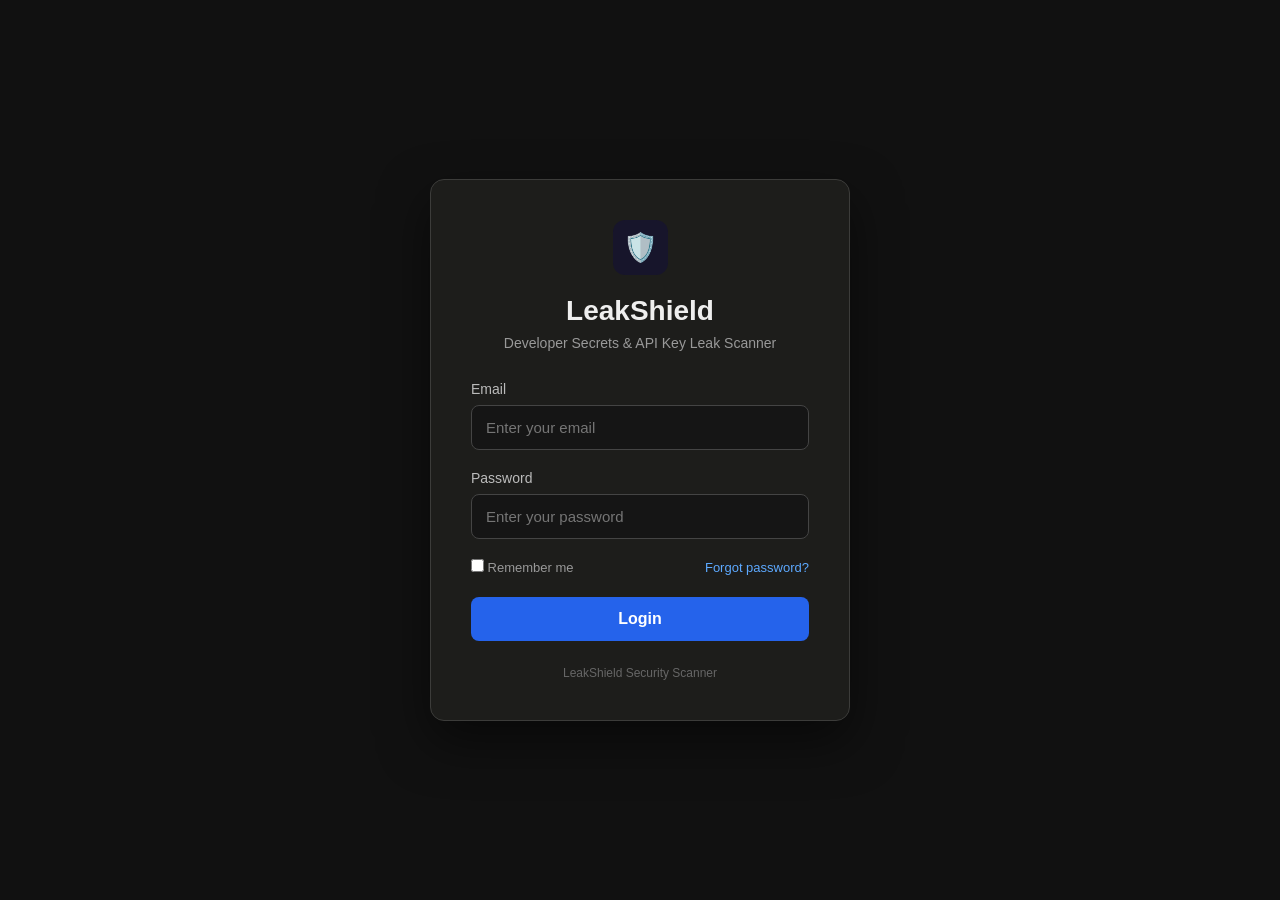
<file: index.html>
<!DOCTYPE html>
<html lang="en">
<head>
    <meta charset="UTF-8">
    <meta name="viewport" content="width=device-width, initial-scale=1.0">

    <title>LeakShield - Login</title>

    <link rel="stylesheet" href="style.css">
</head>

<body class="login-page">

    <div class="login-container">

        <div class="login-logo">
            🛡️
        </div>

        <h1>LeakShield</h1>

        <p class="login-subtitle">
            Developer Secrets & API Key Leak Scanner
        </p>

        <form id="loginForm">

            <div class="form-group">
                <label>Email</label>
                <input
                    type="email"
                    id="loginEmail"
                    placeholder="Enter your email"
                    required
                >
            </div>

            <div class="form-group">
                <label>Password</label>
                <input
                    type="password"
                    id="loginPassword"
                    placeholder="Enter your password"
                    required
                >
            </div>

            <div class="remember-row">
                <label>
                    <input type="checkbox">
                    Remember me
                </label>

                <a href="#">Forgot password?</a>
            </div>

            <button type="submit" class="login-button">
                Login
            </button>

        </form>

        <p class="login-footer">
            LeakShield Security Scanner
        </p>

    </div>

    <script src="script.js"></script>

</body>
</html>
</file>
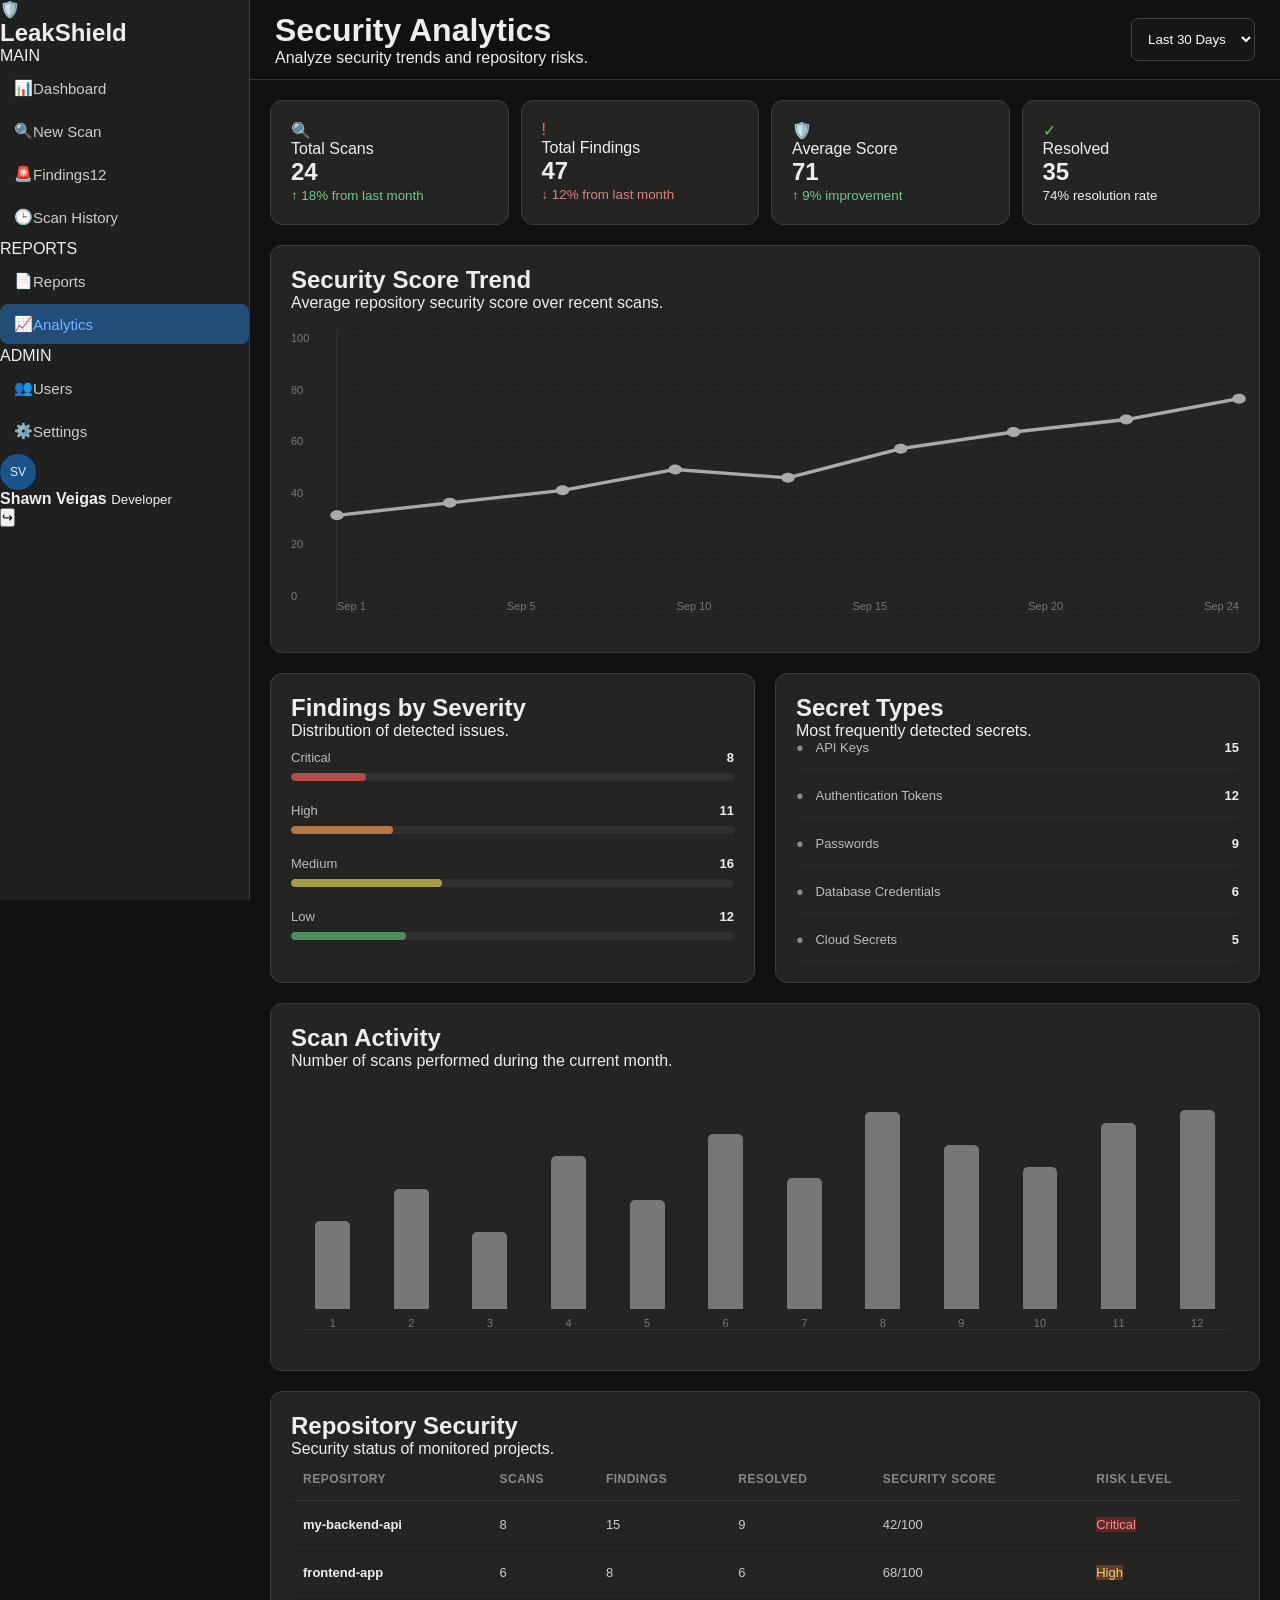
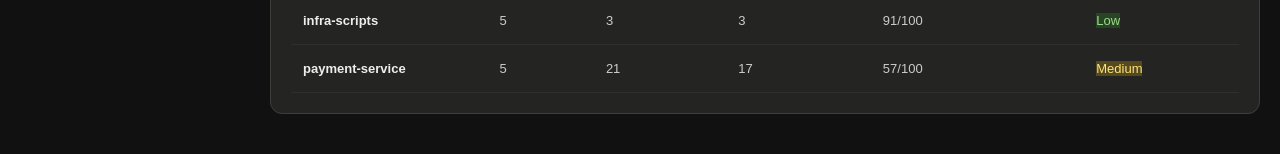
<file: analytics.html>
<!DOCTYPE html>
<html lang="en">

<head>

    <meta charset="UTF-8">

    <meta name="viewport"
          content="width=device-width, initial-scale=1.0">

    <title>Analytics - LeakShield</title>

    <link rel="stylesheet"
          href="style.css">

</head>


<body>


    <!-- =========================
         SIDEBAR
    ========================== -->

    <aside class="sidebar">

        <div class="logo">

            <span>🛡️</span>

            <h2>LeakShield</h2>

        </div>


        <nav>

            <p class="nav-title">
                MAIN
            </p>


            <a href="dashboard.html"
               data-page="dashboard">

                📊
                <span>Dashboard</span>

            </a>


            <a href="new-scan.html"
               data-page="new-scan">

                🔍
                <span>New Scan</span>

            </a>


            <a href="findings.html"
               data-page="findings">

                🚨
                <span>Findings</span>

                <span class="nav-count">
                    12
                </span>

            </a>


            <a href="scan-history.html"
               data-page="scan-history">

                🕒
                <span>Scan History</span>

            </a>


            <p class="nav-title">
                REPORTS
            </p>


            <a href="reports.html"
               data-page="reports">

                📄
                <span>Reports</span>

            </a>


            <a href="analytics.html"
               data-page="analytics"
               class="active">

                📈
                <span>Analytics</span>

            </a>


            <p class="nav-title">
                ADMIN
            </p>


            <a href="users.html"
               data-page="users">

                👥
                <span>Users</span>

            </a>


            <a href="settings.html"
               data-page="settings">

                ⚙️
                <span>Settings</span>

            </a>

        </nav>


        <!-- USER -->

        <div class="sidebar-user">

            <div class="user-avatar">
                SV
            </div>


            <div>

                <strong>
                    Shawn Veigas
                </strong>

                <small>
                    Developer
                </small>

            </div>


            <button
                onclick="logout()"
                class="logout-btn">

                ↪

            </button>

        </div>

    </aside>



    <!-- =========================
         MAIN CONTENT
    ========================== -->

    <main class="main-content">


        <!-- TOPBAR -->

        <header class="topbar">


            <div>

                <h1>
                    Security Analytics
                </h1>

                <p>
                    Analyze security trends and repository risks.
                </p>

            </div>


            <div class="topbar-actions">


                <select
                    class="form-select analytics-period"
                    id="analyticsPeriod">

                    <option value="7">
                        Last 7 Days
                    </option>

                    <option value="30" selected>
                        Last 30 Days
                    </option>

                    <option value="90">
                        Last 90 Days
                    </option>

                    <option value="365">
                        Last Year
                    </option>

                </select>


            </div>

        </header>



        <!-- =========================
             CONTENT
        ========================== -->

        <section class="content">


            <!-- SUMMARY CARDS -->

            <div class="stats-grid">


                <div class="stat-card">

                    <div class="stat-icon">
                        🔍
                    </div>


                    <div>

                        <p>
                            Total Scans
                        </p>

                        <h2>
                            24
                        </h2>

                        <small class="trend-up">
                            ↑ 18% from last month
                        </small>

                    </div>

                </div>



                <div class="stat-card">

                    <div class="stat-icon critical">
                        !
                    </div>


                    <div>

                        <p>
                            Total Findings
                        </p>

                        <h2>
                            47
                        </h2>

                        <small class="trend-down">
                            ↓ 12% from last month
                        </small>

                    </div>

                </div>



                <div class="stat-card">

                    <div class="stat-icon">
                        🛡️
                    </div>


                    <div>

                        <p>
                            Average Score
                        </p>

                        <h2>
                            71
                        </h2>

                        <small class="trend-up">
                            ↑ 9% improvement
                        </small>

                    </div>

                </div>



                <div class="stat-card">

                    <div class="stat-icon low">
                        ✓
                    </div>


                    <div>

                        <p>
                            Resolved
                        </p>

                        <h2>
                            35
                        </h2>

                        <small>
                            74% resolution rate
                        </small>

                    </div>

                </div>


            </div>



            <!-- =========================
                 SECURITY SCORE
            ========================== -->

            <div class="card">


                <div class="card-header">

                    <div>

                        <h2>
                            Security Score Trend
                        </h2>

                        <p>
                            Average repository security score
                            over recent scans.
                        </p>

                    </div>

                </div>


                <div class="chart-area">


                    <div class="chart-y-axis">

                        <span>100</span>

                        <span>80</span>

                        <span>60</span>

                        <span>40</span>

                        <span>20</span>

                        <span>0</span>

                    </div>


                    <div class="line-chart">


                        <div class="grid-line line-100"></div>

                        <div class="grid-line line-80"></div>

                        <div class="grid-line line-60"></div>

                        <div class="grid-line line-40"></div>

                        <div class="grid-line line-20"></div>

                        <div class="grid-line line-0"></div>


                        <svg
                            viewBox="0 0 800 300"
                            preserveAspectRatio="none"
                            class="chart-svg">


                            <polyline
                                points="
                                0,220
                                100,205
                                200,190
                                300,165
                                400,175
                                500,140
                                600,120
                                700,105
                                800,80
                                "
                                fill="none"
                                stroke="currentColor"
                                stroke-width="4"
                            />


                            <circle
                                cx="0"
                                cy="220"
                                r="6"
                            />


                            <circle
                                cx="100"
                                cy="205"
                                r="6"
                            />


                            <circle
                                cx="200"
                                cy="190"
                                r="6"
                            />


                            <circle
                                cx="300"
                                cy="165"
                                r="6"
                            />


                            <circle
                                cx="400"
                                cy="175"
                                r="6"
                            />


                            <circle
                                cx="500"
                                cy="140"
                                r="6"
                            />


                            <circle
                                cx="600"
                                cy="120"
                                r="6"
                            />


                            <circle
                                cx="700"
                                cy="105"
                                r="6"
                            />


                            <circle
                                cx="800"
                                cy="80"
                                r="6"
                            />

                        </svg>


                        <div class="chart-labels">

                            <span>
                                Sep 1
                            </span>

                            <span>
                                Sep 5
                            </span>

                            <span>
                                Sep 10
                            </span>

                            <span>
                                Sep 15
                            </span>

                            <span>
                                Sep 20
                            </span>

                            <span>
                                Sep 24
                            </span>

                        </div>


                    </div>

                </div>

            </div>



            <!-- =========================
                 TWO COLUMN ANALYTICS
            ========================== -->

            <div class="analytics-grid">


                <!-- SEVERITY -->

                <div class="card">


                    <div class="card-header">

                        <div>

                            <h2>
                                Findings by Severity
                            </h2>

                            <p>
                                Distribution of detected issues.
                            </p>

                        </div>

                    </div>


                    <div class="severity-chart">


                        <div class="severity-row">

                            <div class="severity-info">

                                <span>
                                    Critical
                                </span>

                                <strong>
                                    8
                                </strong>

                            </div>


                            <div class="progress">

                                <div
                                    class="progress-bar critical-bar"
                                    style="width: 17%;">

                                </div>

                            </div>

                        </div>



                        <div class="severity-row">

                            <div class="severity-info">

                                <span>
                                    High
                                </span>

                                <strong>
                                    11
                                </strong>

                            </div>


                            <div class="progress">

                                <div
                                    class="progress-bar high-bar"
                                    style="width: 23%;">

                                </div>

                            </div>

                        </div>



                        <div class="severity-row">

                            <div class="severity-info">

                                <span>
                                    Medium
                                </span>

                                <strong>
                                    16
                                </strong>

                            </div>


                            <div class="progress">

                                <div
                                    class="progress-bar medium-bar"
                                    style="width: 34%;">

                                </div>

                            </div>

                        </div>



                        <div class="severity-row">

                            <div class="severity-info">

                                <span>
                                    Low
                                </span>

                                <strong>
                                    12
                                </strong>

                            </div>


                            <div class="progress">

                                <div
                                    class="progress-bar low-bar"
                                    style="width: 26%;">

                                </div>

                            </div>

                        </div>


                    </div>

                </div>



                <!-- SECRET TYPES -->

                <div class="card">


                    <div class="card-header">

                        <div>

                            <h2>
                                Secret Types
                            </h2>

                            <p>
                                Most frequently detected secrets.
                            </p>

                        </div>

                    </div>


                    <div class="secret-type-list">


                        <div class="secret-type">

                            <div>

                                <span class="secret-dot">
                                    ●
                                </span>

                                API Keys

                            </div>

                            <strong>
                                15
                            </strong>

                        </div>



                        <div class="secret-type">

                            <div>

                                <span class="secret-dot">
                                    ●
                                </span>

                                Authentication Tokens

                            </div>

                            <strong>
                                12
                            </strong>

                        </div>



                        <div class="secret-type">

                            <div>

                                <span class="secret-dot">
                                    ●
                                </span>

                                Passwords

                            </div>

                            <strong>
                                9
                            </strong>

                        </div>



                        <div class="secret-type">

                            <div>

                                <span class="secret-dot">
                                    ●
                                </span>

                                Database Credentials

                            </div>

                            <strong>
                                6
                            </strong>

                        </div>



                        <div class="secret-type">

                            <div>

                                <span class="secret-dot">
                                    ●
                                </span>

                                Cloud Secrets

                            </div>

                            <strong>
                                5
                            </strong>

                        </div>


                    </div>

                </div>


            </div>



            <!-- =========================
                 SCAN ACTIVITY
            ========================== -->

            <div class="card">


                <div class="card-header">

                    <div>

                        <h2>
                            Scan Activity
                        </h2>

                        <p>
                            Number of scans performed during
                            the current month.
                        </p>

                    </div>

                </div>


                <div class="activity-chart">


                    <div class="activity-bars">


                        <div class="activity-column">

                            <div
                                class="activity-bar"
                                style="height: 40%;">

                            </div>

                            <span>
                                1
                            </span>

                        </div>



                        <div class="activity-column">

                            <div
                                class="activity-bar"
                                style="height: 55%;">

                            </div>

                            <span>
                                2
                            </span>

                        </div>



                        <div class="activity-column">

                            <div
                                class="activity-bar"
                                style="height: 35%;">

                            </div>

                            <span>
                                3
                            </span>

                        </div>



                        <div class="activity-column">

                            <div
                                class="activity-bar"
                                style="height: 70%;">

                            </div>

                            <span>
                                4
                            </span>

                        </div>



                        <div class="activity-column">

                            <div
                                class="activity-bar"
                                style="height: 50%;">

                            </div>

                            <span>
                                5
                            </span>

                        </div>



                        <div class="activity-column">

                            <div
                                class="activity-bar"
                                style="height: 80%;">

                            </div>

                            <span>
                                6
                            </span>

                        </div>



                        <div class="activity-column">

                            <div
                                class="activity-bar"
                                style="height: 60%;">

                            </div>

                            <span>
                                7
                            </span>

                        </div>



                        <div class="activity-column">

                            <div
                                class="activity-bar"
                                style="height: 90%;">

                            </div>

                            <span>
                                8
                            </span>

                        </div>



                        <div class="activity-column">

                            <div
                                class="activity-bar"
                                style="height: 75%;">

                            </div>

                            <span>
                                9
                            </span>

                        </div>



                        <div class="activity-column">

                            <div
                                class="activity-bar"
                                style="height: 65%;">

                            </div>

                            <span>
                                10
                            </span>

                        </div>



                        <div class="activity-column">

                            <div
                                class="activity-bar"
                                style="height: 85%;">

                            </div>

                            <span>
                                11
                            </span>

                        </div>



                        <div class="activity-column">

                            <div
                                class="activity-bar"
                                style="height: 100%;">

                            </div>

                            <span>
                                12
                            </span>

                        </div>


                    </div>


                </div>

            </div>



            <!-- =========================
                 REPOSITORY STATISTICS
            ========================== -->

            <div class="card">


                <div class="card-header">

                    <div>

                        <h2>
                            Repository Security
                        </h2>

                        <p>
                            Security status of monitored projects.
                        </p>

                    </div>

                </div>


                <div class="table-container">


                    <table>

                        <thead>

                            <tr>

                                <th>
                                    Repository
                                </th>

                                <th>
                                    Scans
                                </th>

                                <th>
                                    Findings
                                </th>

                                <th>
                                    Resolved
                                </th>

                                <th>
                                    Security Score
                                </th>

                                <th>
                                    Risk Level
                                </th>

                            </tr>

                        </thead>


                        <tbody>


                            <tr>

                                <td>
                                    <strong>
                                        my-backend-api
                                    </strong>
                                </td>

                                <td>
                                    8
                                </td>

                                <td>
                                    15
                                </td>

                                <td>
                                    9
                                </td>

                                <td>
                                    42/100
                                </td>

                                <td>

                                    <span class="severity-critical">
                                        Critical
                                    </span>

                                </td>

                            </tr>



                            <tr>

                                <td>
                                    <strong>
                                        frontend-app
                                    </strong>
                                </td>

                                <td>
                                    6
                                </td>

                                <td>
                                    8
                                </td>

                                <td>
                                    6
                                </td>

                                <td>
                                    68/100
                                </td>

                                <td>

                                    <span class="severity-high">
                                        High
                                    </span>

                                </td>

                            </tr>



                            <tr>

                                <td>
                                    <strong>
                                        infra-scripts
                                    </strong>
                                </td>

                                <td>
                                    5
                                </td>

                                <td>
                                    3
                                </td>

                                <td>
                                    3
                                </td>

                                <td>
                                    91/100
                                </td>

                                <td>

                                    <span class="severity-low">
                                        Low
                                    </span>

                                </td>

                            </tr>



                            <tr>

                                <td>
                                    <strong>
                                        payment-service
                                    </strong>
                                </td>

                                <td>
                                    5
                                </td>

                                <td>
                                    21
                                </td>

                                <td>
                                    17
                                </td>

                                <td>
                                    57/100
                                </td>

                                <td>

                                    <span class="severity-medium">
                                        Medium
                                    </span>

                                </td>

                            </tr>


                        </tbody>

                    </table>

                </div>

            </div>


        </section>

    </main>


    <script src="script.js"></script>


</body>

</html>
</file>
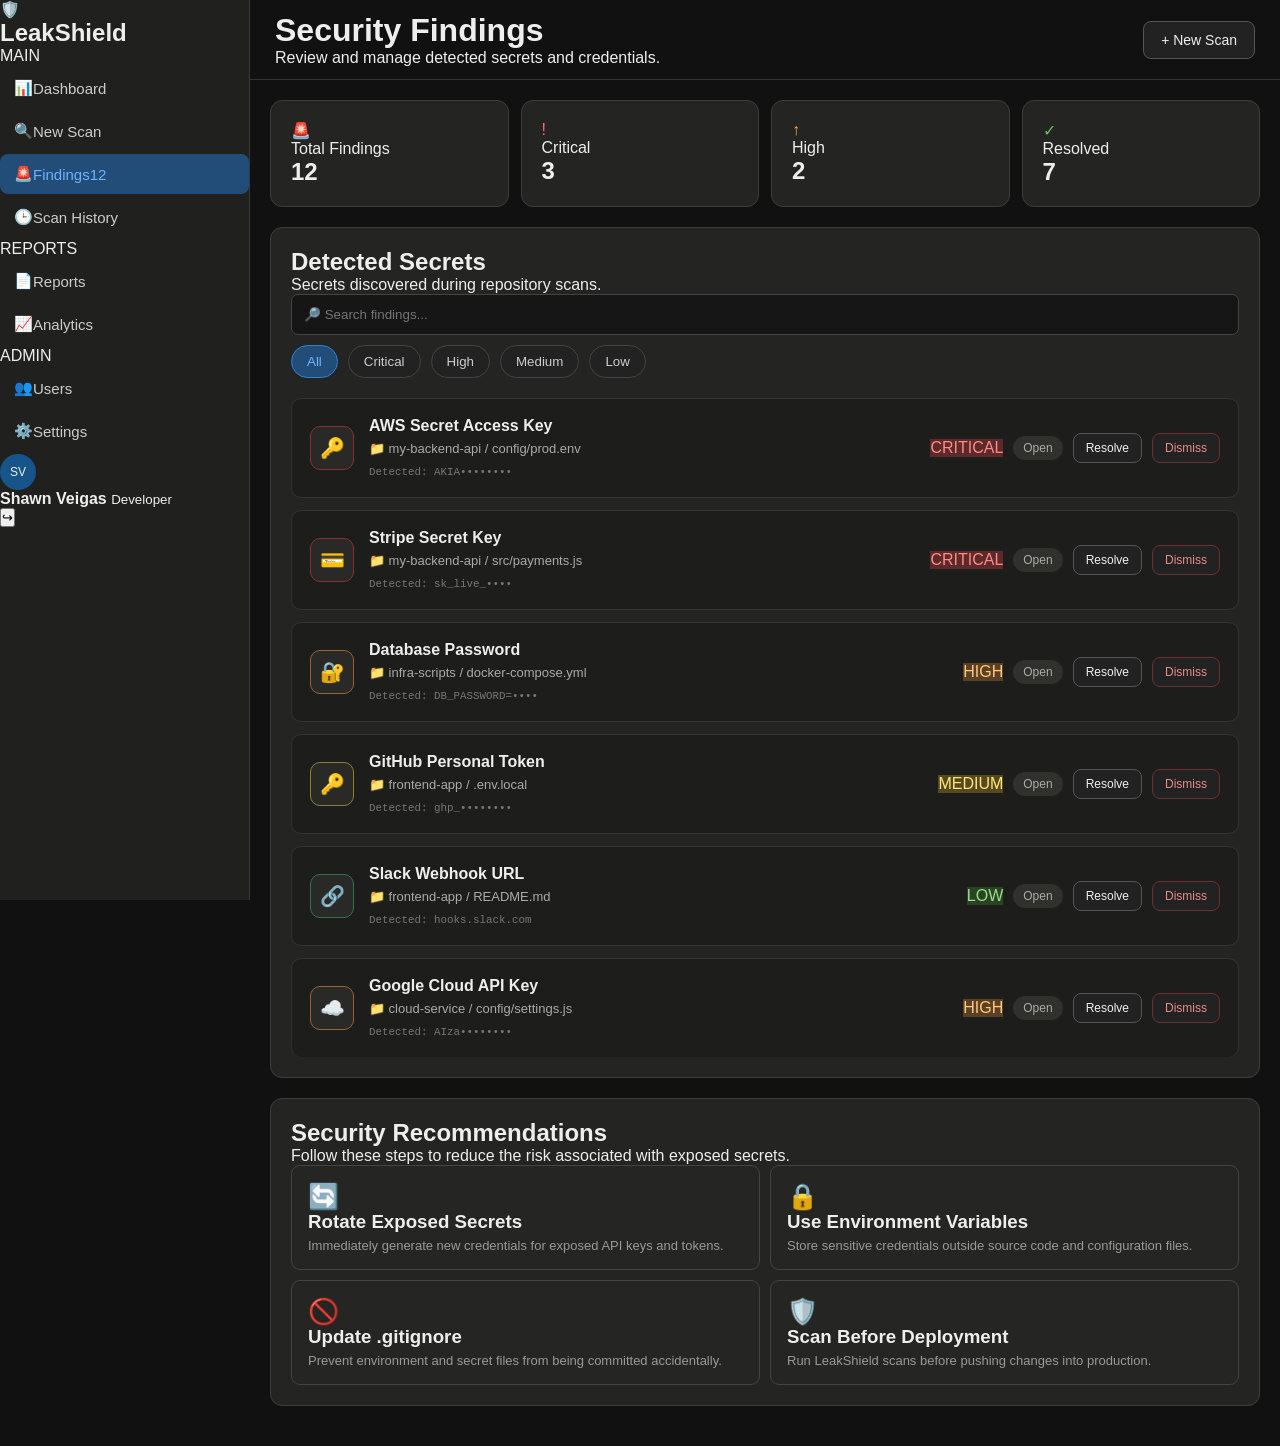
<file: findings.html>
<!DOCTYPE html>
<html lang="en">
<head>
    <meta charset="UTF-8">
    <meta name="viewport" content="width=device-width, initial-scale=1.0">
    <title>Findings - LeakShield</title>

    <link rel="stylesheet" href="style.css">
</head>

<body>

    <!-- SIDEBAR -->
    <aside class="sidebar">

        <div class="logo">
            <span>🛡️</span>
            <h2>LeakShield</h2>
        </div>

        <nav>

            <p class="nav-title">MAIN</p>

            <a href="dashboard.html" data-page="dashboard">
                📊 <span>Dashboard</span>
            </a>

            <a href="new-scan.html" data-page="new-scan">
                🔍 <span>New Scan</span>
            </a>

            <a href="findings.html" data-page="findings" class="active">
                🚨 <span>Findings</span>
                <span class="nav-count">12</span>
            </a>

            <a href="scan-history.html" data-page="scan-history">
                🕒 <span>Scan History</span>
            </a>


            <p class="nav-title">REPORTS</p>

            <a href="reports.html" data-page="reports">
                📄 <span>Reports</span>
            </a>

            <a href="analytics.html" data-page="analytics">
                📈 <span>Analytics</span>
            </a>


            <p class="nav-title">ADMIN</p>

            <a href="users.html" data-page="users">
                👥 <span>Users</span>
            </a>

            <a href="settings.html" data-page="settings">
                ⚙️ <span>Settings</span>
            </a>

        </nav>


        <div class="sidebar-user">

            <div class="user-avatar">
                SV
            </div>

            <div>
                <strong>Shawn Veigas</strong>
                <small>Developer</small>
            </div>

            <button onclick="logout()" class="logout-btn">
                ↪
            </button>

        </div>

    </aside>


    <!-- MAIN CONTENT -->
    <main class="main-content">

        <!-- TOPBAR -->
        <header class="topbar">

            <div>
                <h1>Security Findings</h1>
                <p>Review and manage detected secrets and credentials.</p>
            </div>

            <div class="topbar-actions">

                <button class="btn secondary"
                        onclick="window.location.href='new-scan.html'">
                    + New Scan
                </button>

            </div>

        </header>


        <!-- PAGE CONTENT -->
        <section class="content">


            <!-- SUMMARY -->
            <div class="stats-grid">

                <div class="stat-card">
                    <div class="stat-icon">🚨</div>

                    <div>
                        <p>Total Findings</p>
                        <h2>12</h2>
                    </div>
                </div>


                <div class="stat-card">
                    <div class="stat-icon critical">!</div>

                    <div>
                        <p>Critical</p>
                        <h2>3</h2>
                    </div>
                </div>


                <div class="stat-card">
                    <div class="stat-icon high">↑</div>

                    <div>
                        <p>High</p>
                        <h2>2</h2>
                    </div>
                </div>


                <div class="stat-card">
                    <div class="stat-icon low">✓</div>

                    <div>
                        <p>Resolved</p>
                        <h2>7</h2>
                    </div>
                </div>

            </div>


            <!-- FINDINGS CARD -->
            <div class="card">

                <div class="card-header">

                    <div>
                        <h2>Detected Secrets</h2>
                        <p>Secrets discovered during repository scans.</p>
                    </div>

                </div>


                <!-- SEARCH -->
                <div class="filters">

                    <input
                        type="text"
                        id="findingSearch"
                        class="form-input"
                        placeholder="🔎 Search findings..."
                    >

                    <button class="filter-btn active"
                            data-filter="all">
                        All
                    </button>

                    <button class="filter-btn"
                            data-filter="critical">
                        Critical
                    </button>

                    <button class="filter-btn"
                            data-filter="high">
                        High
                    </button>

                    <button class="filter-btn"
                            data-filter="medium">
                        Medium
                    </button>

                    <button class="filter-btn"
                            data-filter="low">
                        Low
                    </button>

                </div>


                <!-- FINDINGS LIST -->
                <div class="finding-list">


                    <!-- FINDING 1 -->
                    <div class="finding finding-row"
                         data-severity="critical">

                        <div class="finding-main">

                            <div class="finding-icon critical">
                                🔑
                            </div>

                            <div>

                                <h3 class="finding-name">
                                    AWS Secret Access Key
                                </h3>

                                <p class="finding-location">
                                    📁 my-backend-api /
                                    config/prod.env
                                </p>

                                <small>
                                    Detected: AKIA••••••••
                                </small>

                            </div>

                        </div>


                        <div class="finding-meta">

                            <span class="severity-critical">
                                CRITICAL
                            </span>

                            <span class="status-badge">
                                Open
                            </span>

                            <button
                                class="btn small"
                                onclick="resolveFinding(this)">
                                Resolve
                            </button>

                            <button
                                class="btn small danger"
                                onclick="dismissFinding(this)">
                                Dismiss
                            </button>

                        </div>

                    </div>


                    <!-- FINDING 2 -->
                    <div class="finding finding-row"
                         data-severity="critical">

                        <div class="finding-main">

                            <div class="finding-icon critical">
                                💳
                            </div>

                            <div>

                                <h3 class="finding-name">
                                    Stripe Secret Key
                                </h3>

                                <p class="finding-location">
                                    📁 my-backend-api /
                                    src/payments.js
                                </p>

                                <small>
                                    Detected: sk_live_••••
                                </small>

                            </div>

                        </div>


                        <div class="finding-meta">

                            <span class="severity-critical">
                                CRITICAL
                            </span>

                            <span class="status-badge">
                                Open
                            </span>

                            <button
                                class="btn small"
                                onclick="resolveFinding(this)">
                                Resolve
                            </button>

                            <button
                                class="btn small danger"
                                onclick="dismissFinding(this)">
                                Dismiss
                            </button>

                        </div>

                    </div>


                    <!-- FINDING 3 -->
                    <div class="finding finding-row"
                         data-severity="high">

                        <div class="finding-main">

                            <div class="finding-icon high">
                                🔐
                            </div>

                            <div>

                                <h3 class="finding-name">
                                    Database Password
                                </h3>

                                <p class="finding-location">
                                    📁 infra-scripts /
                                    docker-compose.yml
                                </p>

                                <small>
                                    Detected: DB_PASSWORD=••••
                                </small>

                            </div>

                        </div>


                        <div class="finding-meta">

                            <span class="severity-high">
                                HIGH
                            </span>

                            <span class="status-badge">
                                Open
                            </span>

                            <button
                                class="btn small"
                                onclick="resolveFinding(this)">
                                Resolve
                            </button>

                            <button
                                class="btn small danger"
                                onclick="dismissFinding(this)">
                                Dismiss
                            </button>

                        </div>

                    </div>


                    <!-- FINDING 4 -->
                    <div class="finding finding-row"
                         data-severity="medium">

                        <div class="finding-main">

                            <div class="finding-icon medium">
                                🔑
                            </div>

                            <div>

                                <h3 class="finding-name">
                                    GitHub Personal Token
                                </h3>

                                <p class="finding-location">
                                    📁 frontend-app /
                                    .env.local
                                </p>

                                <small>
                                    Detected: ghp_••••••••
                                </small>

                            </div>

                        </div>


                        <div class="finding-meta">

                            <span class="severity-medium">
                                MEDIUM
                            </span>

                            <span class="status-badge">
                                Open
                            </span>

                            <button
                                class="btn small"
                                onclick="resolveFinding(this)">
                                Resolve
                            </button>

                            <button
                                class="btn small danger"
                                onclick="dismissFinding(this)">
                                Dismiss
                            </button>

                        </div>

                    </div>


                    <!-- FINDING 5 -->
                    <div class="finding finding-row"
                         data-severity="low">

                        <div class="finding-main">

                            <div class="finding-icon low">
                                🔗
                            </div>

                            <div>

                                <h3 class="finding-name">
                                    Slack Webhook URL
                                </h3>

                                <p class="finding-location">
                                    📁 frontend-app /
                                    README.md
                                </p>

                                <small>
                                    Detected: hooks.slack.com
                                </small>

                            </div>

                        </div>


                        <div class="finding-meta">

                            <span class="severity-low">
                                LOW
                            </span>

                            <span class="status-badge">
                                Open
                            </span>

                            <button
                                class="btn small"
                                onclick="resolveFinding(this)">
                                Resolve
                            </button>

                            <button
                                class="btn small danger"
                                onclick="dismissFinding(this)">
                                Dismiss
                            </button>

                        </div>

                    </div>


                    <!-- FINDING 6 -->
                    <div class="finding finding-row"
                         data-severity="high">

                        <div class="finding-main">

                            <div class="finding-icon high">
                                ☁️
                            </div>

                            <div>

                                <h3 class="finding-name">
                                    Google Cloud API Key
                                </h3>

                                <p class="finding-location">
                                    📁 cloud-service /
                                    config/settings.js
                                </p>

                                <small>
                                    Detected: AIza••••••••
                                </small>

                            </div>

                        </div>


                        <div class="finding-meta">

                            <span class="severity-high">
                                HIGH
                            </span>

                            <span class="status-badge">
                                Open
                            </span>

                            <button
                                class="btn small"
                                onclick="resolveFinding(this)">
                                Resolve
                            </button>

                            <button
                                class="btn small danger"
                                onclick="dismissFinding(this)">
                                Dismiss
                            </button>

                        </div>

                    </div>


                </div>

            </div>


            <!-- REMEDIATION CARD -->
            <div class="card">

                <div class="card-header">

                    <div>
                        <h2>Security Recommendations</h2>

                        <p>
                            Follow these steps to reduce the risk
                            associated with exposed secrets.
                        </p>
                    </div>

                </div>


                <div class="options-grid">

                    <div class="option">

                        <div class="option-icon">
                            🔄
                        </div>

                        <div>
                            <h3>Rotate Exposed Secrets</h3>

                            <p>
                                Immediately generate new credentials
                                for exposed API keys and tokens.
                            </p>
                        </div>

                    </div>


                    <div class="option">

                        <div class="option-icon">
                            🔒
                        </div>

                        <div>
                            <h3>Use Environment Variables</h3>

                            <p>
                                Store sensitive credentials outside
                                source code and configuration files.
                            </p>
                        </div>

                    </div>


                    <div class="option">

                        <div class="option-icon">
                            🚫
                        </div>

                        <div>
                            <h3>Update .gitignore</h3>

                            <p>
                                Prevent environment and secret files
                                from being committed accidentally.
                            </p>
                        </div>

                    </div>


                    <div class="option">

                        <div class="option-icon">
                            🛡️
                        </div>

                        <div>
                            <h3>Scan Before Deployment</h3>

                            <p>
                                Run LeakShield scans before pushing
                                changes into production.
                            </p>
                        </div>

                    </div>

                </div>

            </div>


        </section>

    </main>


    <script src="script.js"></script>

</body>
</html>
</file>
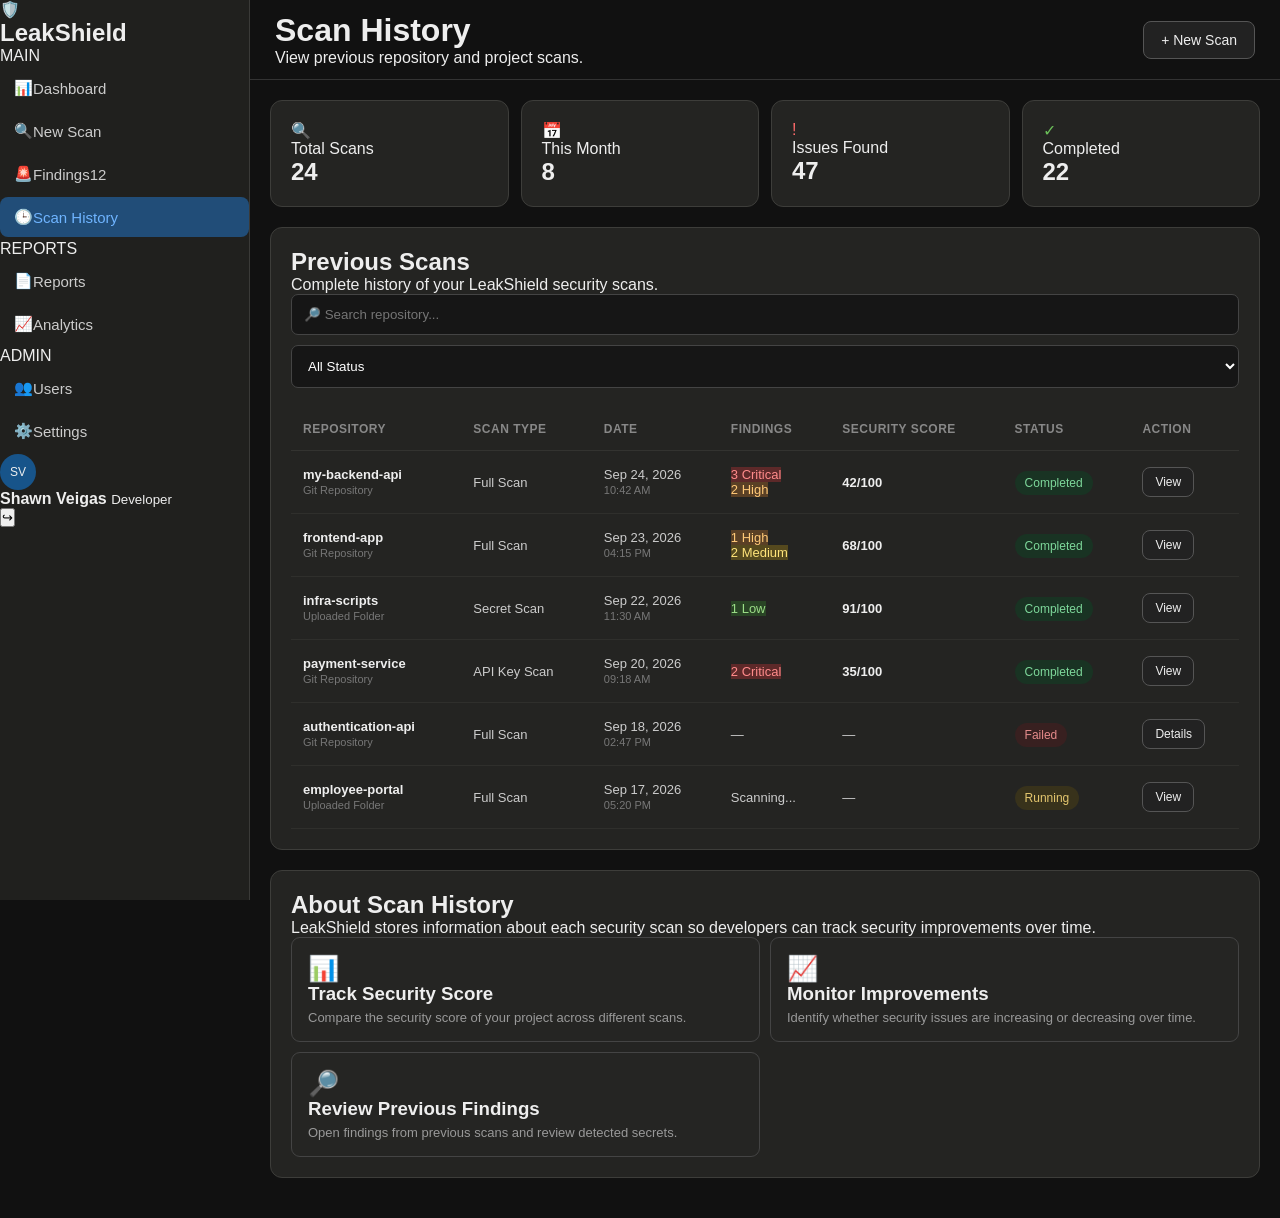
<file: scan-history.html>
<!DOCTYPE html>
<html lang="en">
<head>
    <meta charset="UTF-8">
    <meta name="viewport" content="width=device-width, initial-scale=1.0">

    <title>Scan History - LeakShield</title>

    <link rel="stylesheet" href="style.css">
</head>

<body>

    <!-- SIDEBAR -->
    <aside class="sidebar">

        <div class="logo">
            <span>🛡️</span>
            <h2>LeakShield</h2>
        </div>

        <nav>

            <p class="nav-title">MAIN</p>

            <a href="dashboard.html" data-page="dashboard">
                📊 <span>Dashboard</span>
            </a>

            <a href="new-scan.html" data-page="new-scan">
                🔍 <span>New Scan</span>
            </a>

            <a href="findings.html" data-page="findings">
                🚨 <span>Findings</span>
                <span class="nav-count">12</span>
            </a>

            <a href="scan-history.html"
               data-page="scan-history"
               class="active">
                🕒 <span>Scan History</span>
            </a>


            <p class="nav-title">REPORTS</p>

            <a href="reports.html" data-page="reports">
                📄 <span>Reports</span>
            </a>

            <a href="analytics.html" data-page="analytics">
                📈 <span>Analytics</span>
            </a>


            <p class="nav-title">ADMIN</p>

            <a href="users.html" data-page="users">
                👥 <span>Users</span>
            </a>

            <a href="settings.html" data-page="settings">
                ⚙️ <span>Settings</span>
            </a>

        </nav>


        <!-- USER -->
        <div class="sidebar-user">

            <div class="user-avatar">
                SV
            </div>

            <div>
                <strong>Shawn Veigas</strong>
                <small>Developer</small>
            </div>

            <button onclick="logout()" class="logout-btn">
                ↪
            </button>

        </div>

    </aside>


    <!-- MAIN CONTENT -->
    <main class="main-content">

        <!-- TOPBAR -->
        <header class="topbar">

            <div>
                <h1>Scan History</h1>

                <p>
                    View previous repository and project scans.
                </p>
            </div>


            <div class="topbar-actions">

                <button
                    class="btn secondary"
                    onclick="window.location.href='new-scan.html'">

                    + New Scan

                </button>

            </div>

        </header>


        <!-- CONTENT -->
        <section class="content">


            <!-- SUMMARY CARDS -->
            <div class="stats-grid">

                <div class="stat-card">

                    <div class="stat-icon">
                        🔍
                    </div>

                    <div>
                        <p>Total Scans</p>
                        <h2>24</h2>
                    </div>

                </div>


                <div class="stat-card">

                    <div class="stat-icon">
                        📅
                    </div>

                    <div>
                        <p>This Month</p>
                        <h2>8</h2>
                    </div>

                </div>


                <div class="stat-card">

                    <div class="stat-icon critical">
                        !
                    </div>

                    <div>
                        <p>Issues Found</p>
                        <h2>47</h2>
                    </div>

                </div>


                <div class="stat-card">

                    <div class="stat-icon low">
                        ✓
                    </div>

                    <div>
                        <p>Completed</p>
                        <h2>22</h2>
                    </div>

                </div>

            </div>


            <!-- HISTORY CARD -->
            <div class="card">

                <div class="card-header">

                    <div>
                        <h2>Previous Scans</h2>

                        <p>
                            Complete history of your LeakShield security scans.
                        </p>
                    </div>

                </div>


                <!-- SEARCH / FILTER -->
                <div class="filters">

                    <input
                        type="text"
                        id="scanHistorySearch"
                        class="form-input"
                        placeholder="🔎 Search repository..."
                    >


                    <select
                        id="scanStatusFilter"
                        class="form-select">

                        <option value="all">
                            All Status
                        </option>

                        <option value="completed">
                            Completed
                        </option>

                        <option value="running">
                            Running
                        </option>

                        <option value="failed">
                            Failed
                        </option>

                    </select>

                </div>


                <!-- TABLE -->
                <div class="table-container">

                    <table>

                        <thead>

                            <tr>

                                <th>Repository</th>

                                <th>Scan Type</th>

                                <th>Date</th>

                                <th>Findings</th>

                                <th>Security Score</th>

                                <th>Status</th>

                                <th>Action</th>

                            </tr>

                        </thead>


                        <tbody>


                            <!-- ROW 1 -->
                            <tr class="scan-history-row"
                                data-status="completed">

                                <td>

                                    <strong>
                                        my-backend-api
                                    </strong>

                                    <br>

                                    <small>
                                        Git Repository
                                    </small>

                                </td>


                                <td>
                                    Full Scan
                                </td>


                                <td>
                                    Sep 24, 2026
                                    <br>
                                    <small>10:42 AM</small>
                                </td>


                                <td>

                                    <span class="severity-critical">
                                        3 Critical
                                    </span>

                                    <br>

                                    <span class="severity-high">
                                        2 High
                                    </span>

                                </td>


                                <td>

                                    <strong>
                                        42/100
                                    </strong>

                                </td>


                                <td>

                                    <span class="status-badge success">
                                        Completed
                                    </span>

                                </td>


                                <td>

                                    <button
                                        class="btn small"
                                        onclick="window.location.href='findings.html'">

                                        View

                                    </button>

                                </td>

                            </tr>


                            <!-- ROW 2 -->
                            <tr class="scan-history-row"
                                data-status="completed">

                                <td>

                                    <strong>
                                        frontend-app
                                    </strong>

                                    <br>

                                    <small>
                                        Git Repository
                                    </small>

                                </td>


                                <td>
                                    Full Scan
                                </td>


                                <td>
                                    Sep 23, 2026
                                    <br>
                                    <small>04:15 PM</small>
                                </td>


                                <td>

                                    <span class="severity-high">
                                        1 High
                                    </span>

                                    <br>

                                    <span class="severity-medium">
                                        2 Medium
                                    </span>

                                </td>


                                <td>

                                    <strong>
                                        68/100
                                    </strong>

                                </td>


                                <td>

                                    <span class="status-badge success">
                                        Completed
                                    </span>

                                </td>


                                <td>

                                    <button
                                        class="btn small"
                                        onclick="window.location.href='findings.html'">

                                        View

                                    </button>

                                </td>

                            </tr>


                            <!-- ROW 3 -->
                            <tr class="scan-history-row"
                                data-status="completed">

                                <td>

                                    <strong>
                                        infra-scripts
                                    </strong>

                                    <br>

                                    <small>
                                        Uploaded Folder
                                    </small>

                                </td>


                                <td>
                                    Secret Scan
                                </td>


                                <td>
                                    Sep 22, 2026
                                    <br>
                                    <small>11:30 AM</small>
                                </td>


                                <td>

                                    <span class="severity-low">
                                        1 Low
                                    </span>

                                </td>


                                <td>

                                    <strong>
                                        91/100
                                    </strong>

                                </td>


                                <td>

                                    <span class="status-badge success">
                                        Completed
                                    </span>

                                </td>


                                <td>

                                    <button
                                        class="btn small"
                                        onclick="window.location.href='findings.html'">

                                        View

                                    </button>

                                </td>

                            </tr>


                            <!-- ROW 4 -->
                            <tr class="scan-history-row"
                                data-status="completed">

                                <td>

                                    <strong>
                                        payment-service
                                    </strong>

                                    <br>

                                    <small>
                                        Git Repository
                                    </small>

                                </td>


                                <td>
                                    API Key Scan
                                </td>


                                <td>
                                    Sep 20, 2026
                                    <br>
                                    <small>09:18 AM</small>
                                </td>


                                <td>

                                    <span class="severity-critical">
                                        2 Critical
                                    </span>

                                </td>


                                <td>

                                    <strong>
                                        35/100
                                    </strong>

                                </td>


                                <td>

                                    <span class="status-badge success">
                                        Completed
                                    </span>

                                </td>


                                <td>

                                    <button
                                        class="btn small"
                                        onclick="window.location.href='findings.html'">

                                        View

                                    </button>

                                </td>

                            </tr>


                            <!-- ROW 5 -->
                            <tr class="scan-history-row"
                                data-status="failed">

                                <td>

                                    <strong>
                                        authentication-api
                                    </strong>

                                    <br>

                                    <small>
                                        Git Repository
                                    </small>

                                </td>


                                <td>
                                    Full Scan
                                </td>


                                <td>
                                    Sep 18, 2026
                                    <br>
                                    <small>02:47 PM</small>
                                </td>


                                <td>
                                    —
                                </td>


                                <td>
                                    —
                                </td>


                                <td>

                                    <span class="status-badge failed">
                                        Failed
                                    </span>

                                </td>


                                <td>

                                    <button
                                        class="btn small"
                                        onclick="alert('Scan failed. Please try again.')">

                                        Details

                                    </button>

                                </td>

                            </tr>


                            <!-- ROW 6 -->
                            <tr class="scan-history-row"
                                data-status="running">

                                <td>

                                    <strong>
                                        employee-portal
                                    </strong>

                                    <br>

                                    <small>
                                        Uploaded Folder
                                    </small>

                                </td>


                                <td>
                                    Full Scan
                                </td>


                                <td>
                                    Sep 17, 2026
                                    <br>
                                    <small>05:20 PM</small>
                                </td>


                                <td>
                                    Scanning...
                                </td>


                                <td>
                                    —
                                </td>


                                <td>

                                    <span class="status-badge running">
                                        Running
                                    </span>

                                </td>


                                <td>

                                    <button
                                        class="btn small"
                                        onclick="alert('Scan is still running.')">

                                        View

                                    </button>

                                </td>

                            </tr>


                        </tbody>

                    </table>

                </div>

            </div>


            <!-- INFORMATION CARD -->
            <div class="card">

                <div class="card-header">

                    <div>

                        <h2>About Scan History</h2>

                        <p>
                            LeakShield stores information about each
                            security scan so developers can track
                            security improvements over time.
                        </p>

                    </div>

                </div>


                <div class="options-grid">


                    <div class="option">

                        <div class="option-icon">
                            📊
                        </div>

                        <div>

                            <h3>
                                Track Security Score
                            </h3>

                            <p>
                                Compare the security score of your
                                project across different scans.
                            </p>

                        </div>

                    </div>


                    <div class="option">

                        <div class="option-icon">
                            📈
                        </div>

                        <div>

                            <h3>
                                Monitor Improvements
                            </h3>

                            <p>
                                Identify whether security issues are
                                increasing or decreasing over time.
                            </p>

                        </div>

                    </div>


                    <div class="option">

                        <div class="option-icon">
                            🔎
                        </div>

                        <div>

                            <h3>
                                Review Previous Findings
                            </h3>

                            <p>
                                Open findings from previous scans
                                and review detected secrets.
                            </p>

                        </div>

                    </div>


                </div>

            </div>


        </section>

    </main>


    <script src="script.js"></script>


    <!-- SCAN HISTORY SEARCH -->
    <script>

        const historySearch =
            document.getElementById("scanHistorySearch");

        const statusFilter =
            document.getElementById("scanStatusFilter");

        const historyRows =
            document.querySelectorAll(".scan-history-row");


        function filterScanHistory() {

            const searchText =
                historySearch.value.toLowerCase();

            const selectedStatus =
                statusFilter.value;


            historyRows.forEach(function(row) {

                const text =
                    row.innerText.toLowerCase();

                const status =
                    row.dataset.status;


                const matchesSearch =
                    text.includes(searchText);

                const matchesStatus =
                    selectedStatus === "all" ||
                    status === selectedStatus;


                if (matchesSearch && matchesStatus) {

                    row.style.display = "";

                } else {

                    row.style.display = "none";

                }

            });

        }


        historySearch.addEventListener(
            "input",
            filterScanHistory
        );


        statusFilter.addEventListener(
            "change",
            filterScanHistory
        );

    </script>

</body>
</html>
</file>
<file: style.css>
/* =========================================
   LEAKSHIELD GLOBAL CSS
   ========================================= */

* {
    margin: 0;
    padding: 0;
    box-sizing: border-box;
}

body {
    font-family: Arial, Helvetica, sans-serif;
    background: #111111;
    color: #eeeeee;
}


/* =========================================
   LOGIN PAGE
   ========================================= */

.login-page {
    min-height: 100vh;
    display: flex;
    justify-content: center;
    align-items: center;
    background: #111111;
}

.login-container {
    width: 420px;
    padding: 40px;
    background: #1d1d1b;
    border: 1px solid #3c3c3a;
    border-radius: 14px;
    box-shadow: 0 20px 50px rgba(0, 0, 0, 0.5);
}

.login-logo {
    width: 55px;
    height: 55px;
    margin: 0 auto 20px;

    display: flex;
    align-items: center;
    justify-content: center;

    background: #17152b;
    border-radius: 12px;

    font-size: 28px;
}

.login-container h1 {
    text-align: center;
    font-size: 28px;
    margin-bottom: 8px;
}

.login-subtitle {
    text-align: center;
    color: #999999;
    margin-bottom: 30px;
    font-size: 14px;
}

.form-group {
    margin-bottom: 20px;
}

.form-group label {
    display: block;
    margin-bottom: 8px;
    color: #bbbbbb;
    font-size: 14px;
}

.form-group input {
    width: 100%;
    padding: 13px 14px;

    background: #151515;
    border: 1px solid #444444;
    border-radius: 8px;

    color: white;
    font-size: 15px;

    outline: none;
}

.form-group input:focus {
    border-color: #3182ce;
}

.remember-row {
    display: flex;
    justify-content: space-between;
    align-items: center;

    margin-bottom: 22px;

    font-size: 13px;
    color: #999999;
}

.remember-row a {
    color: #5da9ff;
    text-decoration: none;
}

.login-button {
    width: 100%;
    padding: 13px;

    background: #2563eb;
    border: none;
    border-radius: 8px;

    color: white;
    font-size: 16px;
    font-weight: bold;

    cursor: pointer;
}

.login-button:hover {
    background: #1d4ed8;
}

.login-footer {
    text-align: center;
    margin-top: 25px;

    color: #666666;
    font-size: 12px;
}


/* =========================================
   MAIN APPLICATION
   ========================================= */

.app {
    display: flex;
    min-height: 100vh;
    background: #111111;
}


/* =========================================
   SIDEBAR
   ========================================= */

.sidebar {
    width: 250px;
    min-height: 100vh;

    background: #20201e;
    border-right: 1px solid #3a3a38;

    display: flex;
    flex-direction: column;

    position: fixed;
    left: 0;
    top: 0;
    bottom: 0;
}

.logo-area {
    height: 80px;

    display: flex;
    align-items: center;

    padding: 0 25px;

    border-bottom: 1px solid #3a3a38;
}

.logo-icon {
    width: 38px;
    height: 38px;

    display: flex;
    align-items: center;
    justify-content: center;

    background: #17152b;
    border-radius: 8px;

    margin-right: 12px;
}

.logo-text {
    font-size: 18px;
    font-weight: bold;
}

.sidebar-section {
    padding: 20px 12px 5px;
}

.sidebar-title {
    padding: 0 12px;
    margin-bottom: 10px;

    color: #888888;

    font-size: 12px;
    font-weight: bold;

    letter-spacing: 1px;
}

.sidebar a {
    display: flex;
    align-items: center;

    padding: 11px 14px;
    margin: 3px 0;

    color: #cccccc;
    text-decoration: none;

    border-radius: 8px;

    font-size: 15px;

    transition: 0.2s;
}

.sidebar a:hover {
    background: #333331;
}

.sidebar a.active {
    background: #214d78;
    color: #6fb4ff;
}

.sidebar-icon {
    width: 25px;
    margin-right: 8px;
    text-align: center;
}

.findings-count {
    margin-left: auto;

    background: #a83232;
    color: #ffffff;

    padding: 3px 7px;

    border-radius: 10px;

    font-size: 11px;
}

.user-area {
    margin-top: auto;

    padding: 15px;

    border-top: 1px solid #3a3a38;

    display: flex;
    align-items: center;
}

.user-avatar {
    width: 36px;
    height: 36px;

    border-radius: 50%;

    background: #17548a;

    display: flex;
    align-items: center;
    justify-content: center;

    margin-right: 10px;

    font-size: 12px;
}

.user-name {
    font-size: 14px;
    font-weight: bold;
}

.user-role {
    color: #888888;
    font-size: 12px;
}


/* =========================================
   MAIN CONTENT
   ========================================= */

.main-content {
    margin-left: 250px;

    width: calc(100% - 250px);

    min-height: 100vh;

    background: #111111;
}

.topbar {
    height: 80px;

    padding: 0 25px;

    display: flex;
    align-items: center;
    justify-content: space-between;

    border-bottom: 1px solid #333333;
}

.page-title {
    font-size: 20px;
    font-weight: bold;
}

.page-subtitle {
    color: #888888;
    font-size: 13px;
    margin-top: 3px;
}

.content {
    padding: 20px;
}


/* =========================================
   BUTTONS
   ========================================= */

.btn {
    padding: 10px 17px;

    border-radius: 8px;

    border: 1px solid #555555;

    background: #222222;

    color: #eeeeee;

    cursor: pointer;

    font-size: 14px;
}

.btn:hover {
    background: #333333;
}

.btn-primary {
    background: #2563eb;
    border-color: #2563eb;
}

.btn-primary:hover {
    background: #1d4ed8;
}

.btn-danger {
    background: #7f1d1d;
    border-color: #991b1b;
}

.btn-success {
    background: #166534;
    border-color: #15803d;
}


/* =========================================
   CARDS
   ========================================= */

.card {
    background: #242422;

    border: 1px solid #3d3d3a;

    border-radius: 12px;

    padding: 20px;

    margin-bottom: 20px;
}

.card-title {
    font-size: 17px;
    font-weight: bold;

    margin-bottom: 15px;
}


/* =========================================
   DASHBOARD STAT CARDS
   ========================================= */

.stats-grid {
    display: grid;

    grid-template-columns: repeat(4, 1fr);

    gap: 12px;

    margin-bottom: 20px;
}

.stat-card {
    background: #242422;

    border: 1px solid #3d3d3a;

    border-radius: 12px;

    padding: 20px;
}

.stat-title {
    color: #999999;

    font-size: 13px;

    margin-bottom: 8px;
}

.stat-number {
    font-size: 28px;
    font-weight: bold;
}

.stat-description {
    color: #888888;

    font-size: 12px;

    margin-top: 5px;
}

.critical {
    color: #ff6b6b;
}

.high {
    color: #ffad42;
}

.medium {
    color: #ffd34d;
}

.low {
    color: #6bbf59;
}


/* =========================================
   TWO COLUMN LAYOUT
   ========================================= */

.two-column {
    display: grid;

    grid-template-columns: 1fr 1fr;

    gap: 15px;
}


/* =========================================
   FINDINGS
   ========================================= */

.finding {
    display: flex;

    align-items: center;

    padding: 15px 0;

    border-bottom: 1px solid #3a3a38;
}

.finding:last-child {
    border-bottom: none;
}

.severity {
    padding: 5px 9px;

    border-radius: 5px;

    font-size: 11px;

    font-weight: bold;

    margin-right: 12px;
}

.severity-critical {
    background: #5d2929;
    color: #ff8b8b;
}

.severity-high {
    background: #5a4025;
    color: #ffc978;
}

.severity-medium {
    background: #55491e;
    color: #ffe47a;
}

.severity-low {
    background: #294425;
    color: #9bdd87;
}

.finding-name {
    font-weight: bold;

    margin-bottom: 4px;
}

.finding-location {
    color: #888888;

    font-size: 12px;
}


/* =========================================
   SEARCH
   ========================================= */

.search-box {
    width: 100%;

    padding: 11px 14px;

    background: #151515;

    border: 1px solid #444444;

    border-radius: 7px;

    color: white;

    outline: none;
}

.search-box:focus {
    border-color: #3182ce;
}


/* =========================================
   FILTERS
   ========================================= */

.filters {
    display: flex;

    gap: 10px;

    margin-bottom: 20px;

    flex-wrap: wrap;
}

.filter-btn {
    padding: 8px 15px;

    background: #222222;

    border: 1px solid #444444;

    border-radius: 20px;

    color: #cccccc;

    cursor: pointer;
}

.filter-btn.active {
    background: #214d78;
    border-color: #3182ce;
    color: #72b7ff;
}


/* =========================================
   FORM ELEMENTS
   ========================================= */

input,
select,
textarea {
    font-family: inherit;
}

.form-input,
.form-select,
.form-textarea {
    width: 100%;

    padding: 12px;

    background: #161616;

    border: 1px solid #444444;

    border-radius: 7px;

    color: white;

    outline: none;
}

.form-input:focus,
.form-select:focus,
.form-textarea:focus {
    border-color: #3182ce;
}

.form-label {
    display: block;

    margin-bottom: 7px;

    color: #aaaaaa;

    font-size: 13px;
}

.form-group-main {
    margin-bottom: 18px;
}


/* =========================================
   SCAN OPTIONS
   ========================================= */

.options-grid {
    display: grid;

    grid-template-columns: 1fr 1fr;

    gap: 10px;
}

.option {
    padding: 16px;

    border: 1px solid #444444;

    border-radius: 9px;

    cursor: pointer;

    background: #252523;
}

.option:hover {
    border-color: #3182ce;
}

.option.selected {
    background: #21476d;
    border-color: #3182ce;
}

.option-title {
    font-weight: bold;
}

.option-description {
    color: #888888;

    font-size: 12px;

    margin-top: 4px;
}


/* =========================================
   TABLE
   ========================================= */

.table-container {
    overflow-x: auto;
}

table {
    width: 100%;

    border-collapse: collapse;
}

th {
    text-align: left;

    color: #888888;

    font-size: 12px;

    padding: 14px;

    border-bottom: 1px solid #444444;
}

td {
    padding: 15px 14px;

    border-bottom: 1px solid #333333;

    font-size: 14px;
}

tr:hover {
    background: #1d1d1b;
}


/* =========================================
   TOGGLE
   ========================================= */

.toggle {
    width: 48px;
    height: 26px;

    background: #555555;

    border-radius: 20px;

    position: relative;

    cursor: pointer;

    transition: 0.2s;
}

.toggle::after {
    content: "";

    width: 20px;
    height: 20px;

    background: white;

    border-radius: 50%;

    position: absolute;

    top: 3px;
    left: 4px;

    transition: 0.2s;
}

.toggle.active {
    background: #00a982;
}

.toggle.active::after {
    left: 24px;
}


/* =========================================
   RESPONSIVE
   ========================================= */

@media (max-width: 900px) {

    .sidebar {
        width: 210px;
    }

    .main-content {
        margin-left: 210px;
        width: calc(100% - 210px);
    }

    .stats-grid {
        grid-template-columns: repeat(2, 1fr);
    }

    .two-column {
        grid-template-columns: 1fr;
    }
}

@media (max-width: 650px) {

    .sidebar {
        width: 70px;
    }

    .logo-text,
    .sidebar-title,
    .sidebar a span,
    .user-name,
    .user-role {
        display: none;
    }

    .logo-area {
        justify-content: center;
        padding: 0;
    }

    .user-area {
        justify-content: center;
    }

    .sidebar a {
        justify-content: center;
    }

    .sidebar-icon {
        margin: 0;
    }

    .main-content {
        margin-left: 70px;
        width: calc(100% - 70px);
    }

    .stats-grid {
        grid-template-columns: 1fr;
    }

    .options-grid {
        grid-template-columns: 1fr;
    }
}

/* =========================
   FINDINGS PAGE
========================= */

.finding-list {
    display: flex;
    flex-direction: column;
    gap: 12px;
}

.finding {
    display: flex;
    align-items: center;
    justify-content: space-between;
    gap: 20px;
    padding: 18px;
    background: #1d1d1b;
    border: 1px solid #333330;
    border-radius: 10px;
    transition: 0.2s ease;
}

.finding:hover {
    border-color: #555550;
    transform: translateY(-1px);
}

.finding-main {
    display: flex;
    align-items: center;
    gap: 15px;
}

.finding-icon {
    width: 44px;
    height: 44px;
    border-radius: 10px;
    display: flex;
    align-items: center;
    justify-content: center;
    font-size: 20px;
    background: #292927;
}

.finding-icon.critical {
    border: 1px solid #8d3030;
}

.finding-icon.high {
    border: 1px solid #9a6330;
}

.finding-icon.medium {
    border: 1px solid #8b8130;
}

.finding-icon.low {
    border: 1px solid #38704b;
}

.finding-name {
    margin: 0 0 6px;
    font-size: 16px;
}

.finding-location {
    margin: 0 0 5px;
    color: #aaa;
    font-size: 13px;
}

.finding-main small {
    color: #777;
    font-family: monospace;
}

.finding-meta {
    display: flex;
    align-items: center;
    gap: 10px;
    flex-wrap: wrap;
}

.status-badge {
    padding: 5px 10px;
    border-radius: 20px;
    background: #30302d;
    color: #aaa;
    font-size: 12px;
}

.btn.small {
    padding: 7px 12px;
    font-size: 12px;
}

.btn.danger {
    border-color: #6d3030;
    color: #e58b8b;
}

.btn.danger:hover {
    background: #3a2020;
}

.option-icon {
    font-size: 25px;
    min-width: 35px;
}

.option p {
    color: #999;
    font-size: 13px;
    margin-top: 5px;
}


/* MOBILE */
@media (max-width: 800px) {

    .finding {
        flex-direction: column;
        align-items: flex-start;
    }

    .finding-meta {
        width: 100%;
    }

}
/* =========================
   SCAN HISTORY
========================= */

.table-container {
    width: 100%;
    overflow-x: auto;
}

table {
    width: 100%;
    border-collapse: collapse;
}

table th {
    text-align: left;
    padding: 14px 12px;
    color: #888;
    font-size: 12px;
    text-transform: uppercase;
    letter-spacing: 0.5px;
    border-bottom: 1px solid #333330;
}

table td {
    padding: 16px 12px;
    border-bottom: 1px solid #2f2f2c;
    color: #ccc;
    font-size: 13px;
}

table tr:hover {
    background: #1d1d1b;
}

table td strong {
    color: #eee;
}

table td small {
    color: #777;
    font-size: 11px;
}

.status-badge.success {
    color: #7ed89b;
    background: #193323;
}

.status-badge.failed {
    color: #e58b8b;
    background: #382020;
}

.status-badge.running {
    color: #e5c76f;
    background: #38321b;
}

@media (max-width: 900px) {

    .table-container {
        overflow-x: auto;
    }

    table {
        min-width: 900px;
    }

}
/* =========================
   ANALYTICS PAGE
========================= */

.analytics-grid {
    display: grid;
    grid-template-columns: 1fr 1fr;
    gap: 20px;
}

.trend-up {
    color: #72c98a;
}

.trend-down {
    color: #d98282;
}


/* SECURITY SCORE CHART */

.chart-area {
    display: flex;
    min-height: 320px;
    padding-top: 20px;
}

.chart-y-axis {
    width: 45px;
    display: flex;
    flex-direction: column;
    justify-content: space-between;
    padding-bottom: 30px;
    color: #777;
    font-size: 11px;
}

.line-chart {
    position: relative;
    flex: 1;
    height: 280px;
    border-left: 1px solid #333330;
}

.grid-line {
    position: absolute;
    width: 100%;
    border-top: 1px dashed #30302e;
}

.line-100 {
    top: 0;
}

.line-80 {
    top: 20%;
}

.line-60 {
    top: 40%;
}

.line-40 {
    top: 60%;
}

.line-20 {
    top: 80%;
}

.line-0 {
    top: 100%;
}

.chart-svg {
    position: absolute;
    width: 100%;
    height: 250px;
    top: 0;
    left: 0;
    color: #aaa;
    overflow: visible;
}

.chart-svg circle {
    fill: currentColor;
}

.chart-labels {
    position: absolute;
    bottom: 0;
    left: 0;
    width: 100%;
    display: flex;
    justify-content: space-between;
    color: #777;
    font-size: 11px;
}


/* SEVERITY */

.severity-chart {
    padding-top: 10px;
}

.severity-row {
    margin-bottom: 22px;
}

.severity-info {
    display: flex;
    justify-content: space-between;
    margin-bottom: 8px;
    font-size: 13px;
}

.severity-info span {
    color: #bbb;
}

.severity-info strong {
    color: #eee;
}

.progress {
    width: 100%;
    height: 8px;
    background: #30302e;
    border-radius: 10px;
    overflow: hidden;
}

.progress-bar {
    height: 100%;
    border-radius: 10px;
}

.critical-bar {
    background: #b44b4b;
}

.high-bar {
    background: #b47745;
}

.medium-bar {
    background: #a79a45;
}

.low-bar {
    background: #4d8b62;
}


/* SECRET TYPES */

.secret-type-list {
    display: flex;
    flex-direction: column;
    gap: 18px;
}

.secret-type {
    display: flex;
    align-items: center;
    justify-content: space-between;
    padding-bottom: 14px;
    border-bottom: 1px solid #30302e;
    color: #bbb;
    font-size: 13px;
}

.secret-type strong {
    color: #eee;
}

.secret-dot {
    margin-right: 8px;
    color: #888;
}


/* ACTIVITY CHART */

.activity-chart {
    height: 280px;
    display: flex;
    align-items: flex-end;
    padding: 20px 10px;
}

.activity-bars {
    width: 100%;
    height: 220px;
    display: flex;
    align-items: flex-end;
    justify-content: space-around;
    gap: 15px;
    border-bottom: 1px solid #333330;
}

.activity-column {
    height: 100%;
    flex: 1;
    display: flex;
    flex-direction: column;
    justify-content: flex-end;
    align-items: center;
    gap: 8px;
}

.activity-bar {
    width: 55%;
    min-height: 8px;
    background: #777;
    border-radius: 5px 5px 0 0;
    transition: 0.2s ease;
}

.activity-bar:hover {
    background: #aaa;
}

.activity-column span {
    color: #777;
    font-size: 11px;
}


/* RESPONSIVE */

@media (max-width: 900px) {

    .analytics-grid {
        grid-template-columns: 1fr;
    }

}

@media (max-width: 650px) {

    .chart-area {
        min-height: 250px;
    }

    .line-chart {
        height: 220px;
    }

    .chart-svg {
        height: 190px;
    }

    .activity-bars {
        gap: 5px;
    }

    .activity-bar {
        width: 70%;
    }

}
</file>
